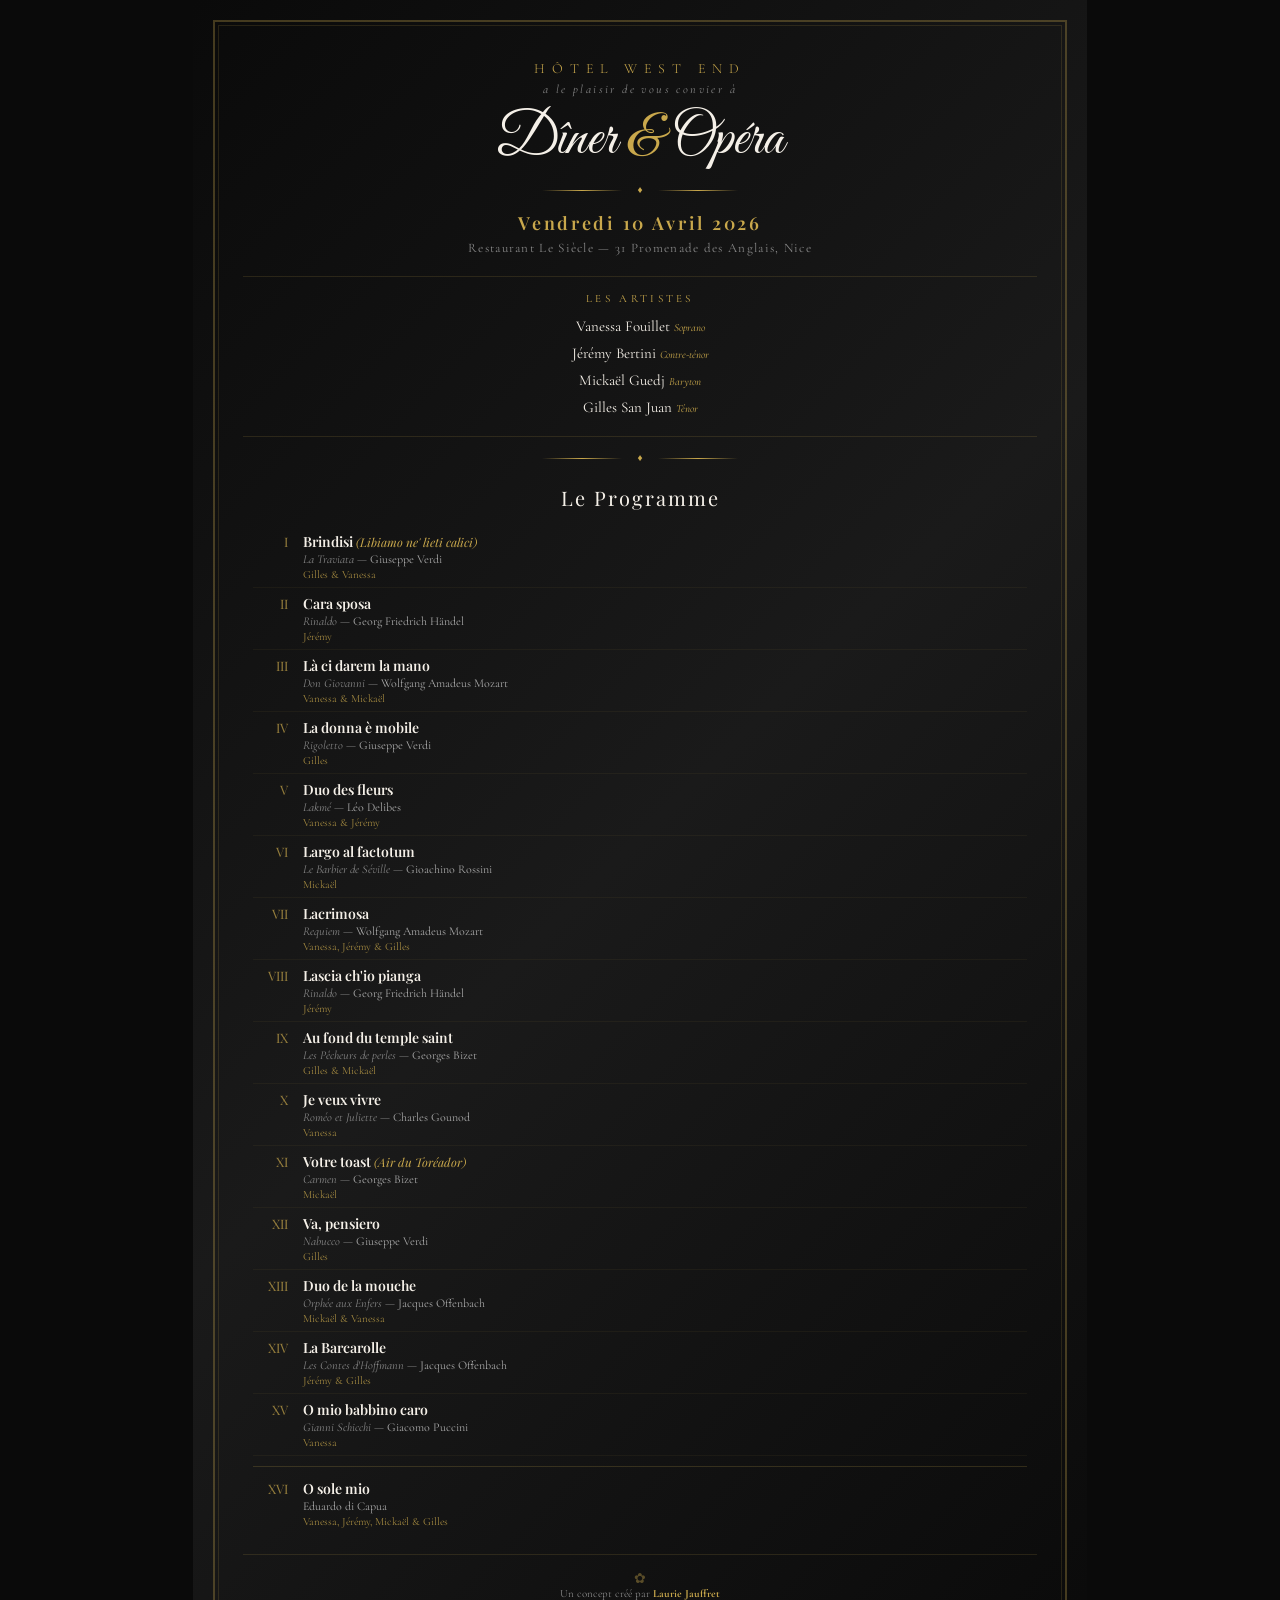
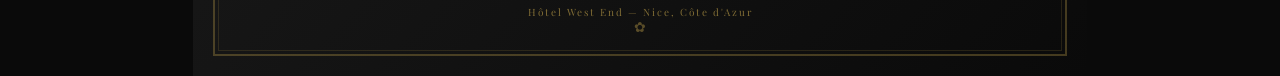
<file: Programme-Concert-West-End.html>
<!DOCTYPE html>
<html lang="fr">
<head>
    <meta charset="UTF-8">
    <title>Programme — Dîner & Opéra — Hôtel West End</title>
    <style>
        @import url('https://fonts.googleapis.com/css2?family=Great+Vibes&family=Cormorant+Garamond:ital,wght@0,300;0,400;0,500;0,600;1,300;1,400&family=Playfair+Display:wght@400;600;700&display=swap');

        @page { size: A4; margin: 0; }

        body {
            font-family: 'Cormorant Garamond', Georgia, serif;
            background: #0a0a0a;
            color: #f5f0e8;
            margin: 0;
            padding: 0;
            display: flex;
            justify-content: center;
        }

        .page {
            width: 210mm;
            min-height: 297mm;
            background: linear-gradient(135deg, #0a0a0a 0%, #1a1a1a 50%, #0a0a0a 100%);
            padding: 40px 50px;
            position: relative;
            overflow: hidden;
        }

        .page::before {
            content: '';
            position: absolute;
            top: 0; left: 0; right: 0; bottom: 0;
            border: 2px solid rgba(201, 168, 76, 0.3);
            margin: 20px;
            pointer-events: none;
        }

        .page::after {
            content: '';
            position: absolute;
            top: 0; left: 0; right: 0; bottom: 0;
            border: 1px solid rgba(201, 168, 76, 0.15);
            margin: 25px;
            pointer-events: none;
        }

        .header {
            text-align: center;
            margin-bottom: 15px;
            padding-top: 20px;
        }

        .hotel-name {
            font-family: 'Cormorant Garamond', serif;
            font-size: 14px;
            color: #c9a84c;
            letter-spacing: 0.5em;
            text-transform: uppercase;
            font-weight: 300;
            margin-bottom: 5px;
        }

        .presents {
            font-family: 'Cormorant Garamond', serif;
            font-size: 12px;
            color: #888;
            font-style: italic;
            letter-spacing: 0.2em;
            margin-bottom: 15px;
        }

        .title-main {
            font-family: 'Great Vibes', cursive;
            font-size: 58px;
            color: #f5f0e8;
            margin: 10px 0;
            line-height: 1;
        }

        .title-amp {
            color: #c9a84c;
        }

        .divider {
            display: flex;
            align-items: center;
            justify-content: center;
            gap: 15px;
            margin: 15px 0;
        }

        .divider-line {
            width: 80px;
            height: 1px;
            background: linear-gradient(90deg, transparent, #c9a84c, transparent);
        }

        .divider-diamond {
            color: #c9a84c;
            font-size: 10px;
        }

        .date {
            font-family: 'Playfair Display', serif;
            font-size: 18px;
            color: #c9a84c;
            letter-spacing: 0.15em;
            font-weight: 600;
            margin-bottom: 5px;
        }

        .venue {
            font-size: 13px;
            color: #888;
            letter-spacing: 0.1em;
        }

        .artists {
            text-align: center;
            margin: 20px 0 15px;
            padding: 15px 0;
            border-top: 1px solid rgba(201, 168, 76, 0.15);
            border-bottom: 1px solid rgba(201, 168, 76, 0.15);
        }

        .artists-title {
            font-size: 11px;
            color: #c9a84c;
            letter-spacing: 0.3em;
            text-transform: uppercase;
            margin-bottom: 8px;
        }

        .artists-names {
            font-size: 15px;
            color: #f5f0e8;
            font-weight: 400;
            line-height: 1.8;
        }

        .artists-names span {
            color: #c9a84c;
            font-size: 11px;
            font-style: italic;
        }

        .programme-title {
            text-align: center;
            font-family: 'Playfair Display', serif;
            font-size: 20px;
            color: #f5f0e8;
            letter-spacing: 0.1em;
            margin: 20px 0 15px;
        }

        .programme-list {
            margin: 0 10px;
        }

        .piece {
            display: flex;
            align-items: baseline;
            padding: 6px 0;
            border-bottom: 1px solid rgba(201, 168, 76, 0.06);
        }

        .piece:last-child {
            border-bottom: none;
        }

        .piece-num {
            font-family: 'Playfair Display', serif;
            font-size: 13px;
            color: #c9a84c;
            min-width: 35px;
            text-align: right;
            margin-right: 15px;
            opacity: 0.7;
        }

        .piece-info {
            flex: 1;
        }

        .piece-title {
            font-family: 'Playfair Display', serif;
            font-size: 14px;
            color: #f5f0e8;
            font-weight: 600;
        }

        .piece-aka {
            font-weight: 400;
            font-style: italic;
            color: #c9a84c;
            font-size: 12px;
        }

        .piece-opera {
            font-size: 12px;
            color: #888;
            font-style: italic;
            margin-top: 1px;
        }

        .piece-composer {
            color: #aaa;
            font-style: normal;
        }

        .piece-singers {
            font-size: 11px;
            color: #c9a84c;
            opacity: 0.8;
            margin-top: 2px;
        }

        .piece.finale {
            margin-top: 10px;
            padding-top: 12px;
            border-top: 1px solid rgba(201, 168, 76, 0.2);
        }

        .footer {
            text-align: center;
            margin-top: 20px;
            padding-top: 15px;
            border-top: 1px solid rgba(201, 168, 76, 0.15);
        }

        .footer-concept {
            font-size: 11px;
            color: #888;
        }

        .footer-concept strong {
            color: #c9a84c;
        }

        .footer-hotel {
            font-family: 'Playfair Display', serif;
            font-size: 10px;
            color: #c9a84c;
            letter-spacing: 0.2em;
            margin-top: 5px;
            opacity: 0.6;
        }

        .ornament {
            color: #c9a84c;
            opacity: 0.4;
            font-size: 14px;
        }
    </style>
</head>
<body>
    <div class="page">
        <div class="header">
            <div class="hotel-name">Hôtel West End</div>
            <div class="presents">a le plaisir de vous convier à</div>
            <div class="title-main">Dîner <span class="title-amp">&</span> Opéra</div>
            <div class="divider">
                <span class="divider-line"></span>
                <span class="divider-diamond">&#9830;</span>
                <span class="divider-line"></span>
            </div>
            <div class="date">Vendredi 10 Avril 2026</div>
            <div class="venue">Restaurant Le Siècle — 31 Promenade des Anglais, Nice</div>
        </div>

        <div class="artists">
            <div class="artists-title">Les Artistes</div>
            <div class="artists-names">
                Vanessa Fouillet <span>Soprano</span><br>
                Jérémy Bertini <span>Contre-ténor</span><br>
                Mickaël Guedj <span>Baryton</span><br>
                Gilles San Juan <span>Ténor</span>
            </div>
        </div>

        <div class="divider">
            <span class="divider-line"></span>
            <span class="divider-diamond">&#9830;</span>
            <span class="divider-line"></span>
        </div>

        <div class="programme-title">Le Programme</div>

        <div class="programme-list">
            <div class="piece">
                <div class="piece-num">I</div>
                <div class="piece-info">
                    <div class="piece-title">Brindisi <span class="piece-aka">(Libiamo ne' lieti calici)</span></div>
                    <div class="piece-opera">La Traviata — <span class="piece-composer">Giuseppe Verdi</span></div>
                    <div class="piece-singers">Gilles & Vanessa</div>
                </div>
            </div>
            <div class="piece">
                <div class="piece-num">II</div>
                <div class="piece-info">
                    <div class="piece-title">Cara sposa</div>
                    <div class="piece-opera">Rinaldo — <span class="piece-composer">Georg Friedrich Händel</span></div>
                    <div class="piece-singers">Jérémy</div>
                </div>
            </div>
            <div class="piece">
                <div class="piece-num">III</div>
                <div class="piece-info">
                    <div class="piece-title">Là ci darem la mano</div>
                    <div class="piece-opera">Don Giovanni — <span class="piece-composer">Wolfgang Amadeus Mozart</span></div>
                    <div class="piece-singers">Vanessa & Mickaël</div>
                </div>
            </div>
            <div class="piece">
                <div class="piece-num">IV</div>
                <div class="piece-info">
                    <div class="piece-title">La donna è mobile</div>
                    <div class="piece-opera">Rigoletto — <span class="piece-composer">Giuseppe Verdi</span></div>
                    <div class="piece-singers">Gilles</div>
                </div>
            </div>
            <div class="piece">
                <div class="piece-num">V</div>
                <div class="piece-info">
                    <div class="piece-title">Duo des fleurs</div>
                    <div class="piece-opera">Lakmé — <span class="piece-composer">Léo Delibes</span></div>
                    <div class="piece-singers">Vanessa & Jérémy</div>
                </div>
            </div>
            <div class="piece">
                <div class="piece-num">VI</div>
                <div class="piece-info">
                    <div class="piece-title">Largo al factotum</div>
                    <div class="piece-opera">Le Barbier de Séville — <span class="piece-composer">Gioachino Rossini</span></div>
                    <div class="piece-singers">Mickaël</div>
                </div>
            </div>
            <div class="piece">
                <div class="piece-num">VII</div>
                <div class="piece-info">
                    <div class="piece-title">Lacrimosa</div>
                    <div class="piece-opera">Requiem — <span class="piece-composer">Wolfgang Amadeus Mozart</span></div>
                    <div class="piece-singers">Vanessa, Jérémy & Gilles</div>
                </div>
            </div>
            <div class="piece">
                <div class="piece-num">VIII</div>
                <div class="piece-info">
                    <div class="piece-title">Lascia ch'io pianga</div>
                    <div class="piece-opera">Rinaldo — <span class="piece-composer">Georg Friedrich Händel</span></div>
                    <div class="piece-singers">Jérémy</div>
                </div>
            </div>
            <div class="piece">
                <div class="piece-num">IX</div>
                <div class="piece-info">
                    <div class="piece-title">Au fond du temple saint</div>
                    <div class="piece-opera">Les Pêcheurs de perles — <span class="piece-composer">Georges Bizet</span></div>
                    <div class="piece-singers">Gilles & Mickaël</div>
                </div>
            </div>
            <div class="piece">
                <div class="piece-num">X</div>
                <div class="piece-info">
                    <div class="piece-title">Je veux vivre</div>
                    <div class="piece-opera">Roméo et Juliette — <span class="piece-composer">Charles Gounod</span></div>
                    <div class="piece-singers">Vanessa</div>
                </div>
            </div>
            <div class="piece">
                <div class="piece-num">XI</div>
                <div class="piece-info">
                    <div class="piece-title">Votre toast <span class="piece-aka">(Air du Toréador)</span></div>
                    <div class="piece-opera">Carmen — <span class="piece-composer">Georges Bizet</span></div>
                    <div class="piece-singers">Mickaël</div>
                </div>
            </div>
            <div class="piece">
                <div class="piece-num">XII</div>
                <div class="piece-info">
                    <div class="piece-title">Va, pensiero</div>
                    <div class="piece-opera">Nabucco — <span class="piece-composer">Giuseppe Verdi</span></div>
                    <div class="piece-singers">Gilles</div>
                </div>
            </div>
            <div class="piece">
                <div class="piece-num">XIII</div>
                <div class="piece-info">
                    <div class="piece-title">Duo de la mouche</div>
                    <div class="piece-opera">Orphée aux Enfers — <span class="piece-composer">Jacques Offenbach</span></div>
                    <div class="piece-singers">Mickaël & Vanessa</div>
                </div>
            </div>
            <div class="piece">
                <div class="piece-num">XIV</div>
                <div class="piece-info">
                    <div class="piece-title">La Barcarolle</div>
                    <div class="piece-opera">Les Contes d'Hoffmann — <span class="piece-composer">Jacques Offenbach</span></div>
                    <div class="piece-singers">Jérémy & Gilles</div>
                </div>
            </div>
            <div class="piece">
                <div class="piece-num">XV</div>
                <div class="piece-info">
                    <div class="piece-title">O mio babbino caro</div>
                    <div class="piece-opera">Gianni Schicchi — <span class="piece-composer">Giacomo Puccini</span></div>
                    <div class="piece-singers">Vanessa</div>
                </div>
            </div>
            <div class="piece finale">
                <div class="piece-num">XVI</div>
                <div class="piece-info">
                    <div class="piece-title">O sole mio</div>
                    <div class="piece-opera"><span class="piece-composer">Eduardo di Capua</span></div>
                    <div class="piece-singers">Vanessa, Jérémy, Mickaël & Gilles</div>
                </div>
            </div>
        </div>

        <div class="footer">
            <div class="ornament">&#10047;</div>
            <div class="footer-concept">Un concept créé par <strong>Laurie Jauffret</strong></div>
            <div class="footer-hotel">Hôtel West End &mdash; Nice, Côte d'Azur</div>
            <div class="ornament">&#10047;</div>
        </div>
    </div>
</body>
</html>
</file>
